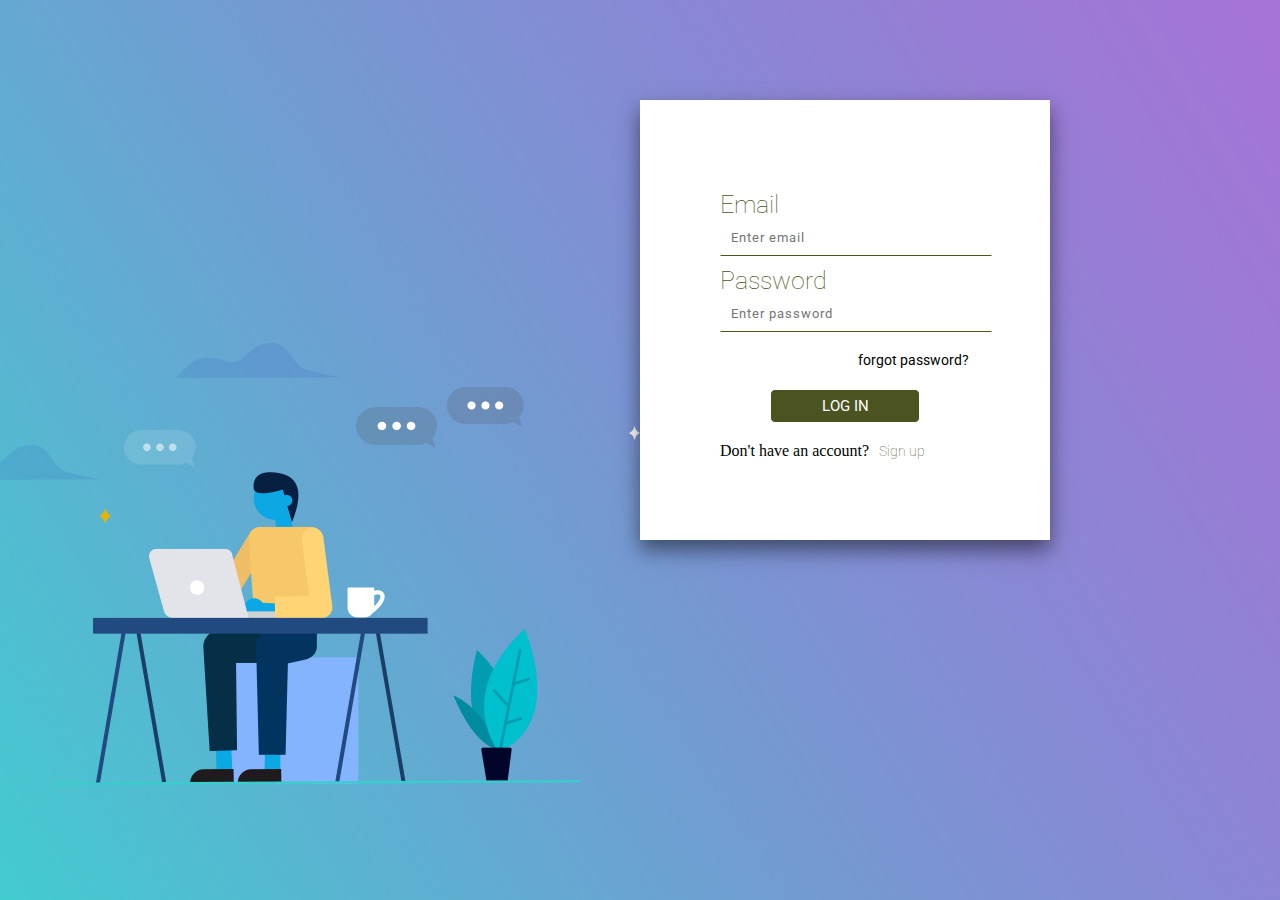
<file: index.html>
<!DOCTYPE html>
<html lang="en">
<head>
  <meta charset="UTF-8">
  <meta name="viewport" content="width=device-width, initial-scale=1.0">
  <meta http-equiv="X-UA-Compatible" content="ie=edge">
  <link rel="stylesheet" href="teamsmokey.css" type="text/css">
  <link href="https://fonts.googleapis.com/css?family=Roboto&display=swap" rel="stylesheet">
  <title>Login page</title>
</head>
<body>
<div id="myform">
	  <form action="#">
		    <p><span>Email</span> <br>
		    <input class="email" type="email" name="email" placeholder="Enter email" required><br></p>
		    <p><span>Password</span> <br>
		    <input class="password" type="password" placeholder="Enter password" minlength="4" required><br></p>
		    <a href="#" class="forg">forgot password?</a><br>
		    <button class="btn">LOG IN</button><br>
		 	<p>Don't have an account?<a href="teamsmokeysignup.html" class="reg">Sign up</a></p>
	  </form>
  </div>

</body>
</html>
</file>
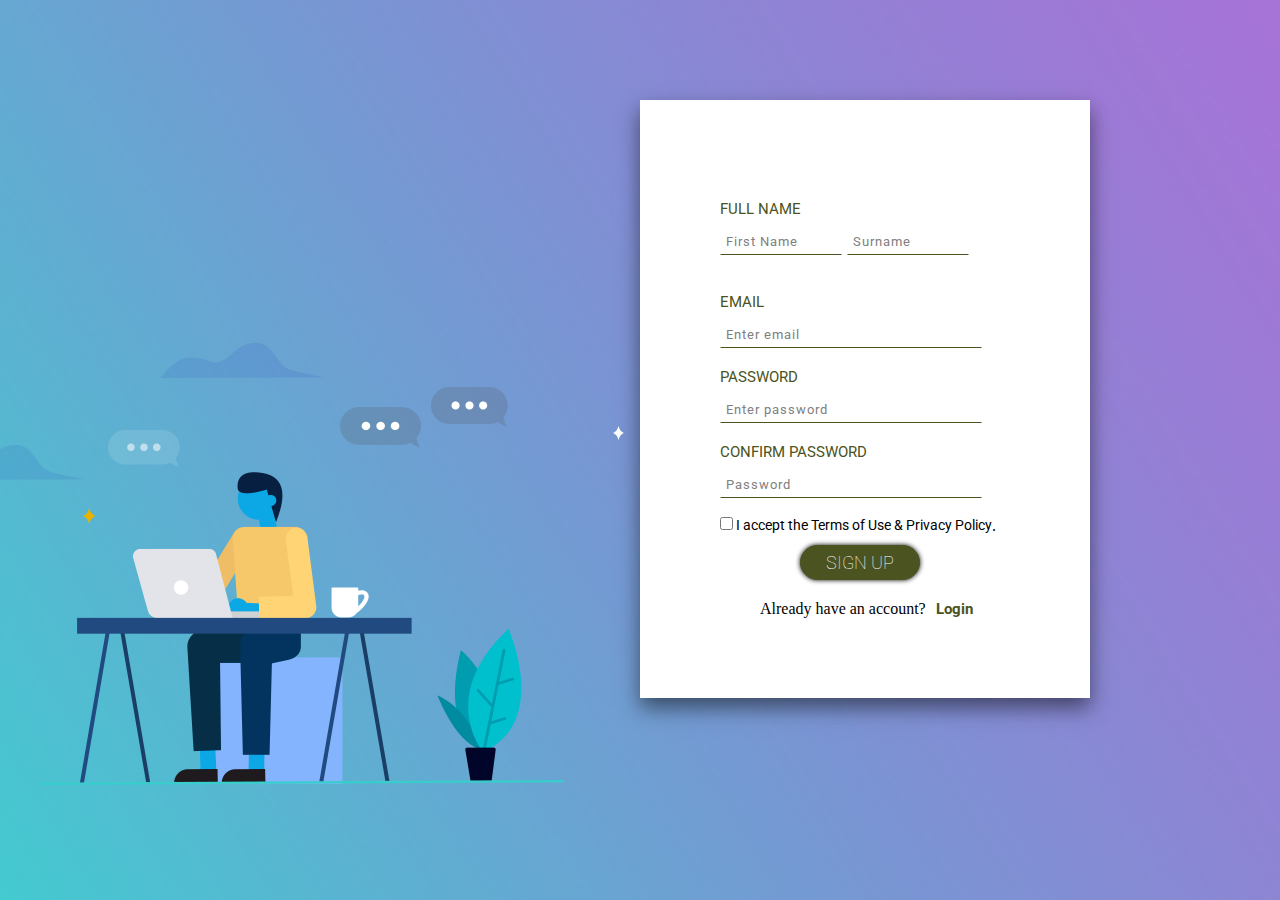
<file: teamsmokeysignup.html>
<!DOCTYPE html>
<html lang="en">
<head>
  <meta charset="UTF-8">
  <meta name="viewport" content="width=device-width, initial-scale=1.0">
  <meta http-equiv="X-UA-Compatible" content="ie=edge">
  <link rel="stylesheet" href="teamsmokeysignup.css" type="text/css">
  <link href="https://fonts.googleapis.com/css?family=Roboto&display=swap" rel="stylesheet">
  <title>Signup page</title>
</head>
  
<body>

<div id="mymodal" class="modal">
    <div class="modal-content">
      <span class="close-button">&times;</span>
      <h1>The Firstname, Surname, and Password must exceed 4 characters</h1>
    </div>
  </div>
  <div id="mymodal2" class="modal">
    <div class="modal-content">
      <span class="close-button2">&times;</span>
      <h1>Congratulations. You can now <a href="index.html">login</a> with your details</h1>
    </div>
  </div>

  <div id="myform">
    <form action="#" id="valid_psswd"  onsubmit ="validate()">
       <p> <span>Full Name</span> <br>
        <input class="firname" type="text" placeholder="First Name" id="fir_name" required><input class="surname" type="text" placeholder="Surname"id="sur_name" required><br> <br></p>
        <p><span>Email</span> <br>
        <input class="email" type="email" placeholder="Enter email" required><br></p>
        <p><span>Password</span> <br>
        <input class="password" type="password" id="psswd" placeholder="Enter password" required><br></p>
        <p><span>Confirm password</span> <br>
        <input class="conpassword" type="password" id="conf_psswd" placeholder="Password" required><br></p>
        
        <p class="use"><input type="checkbox" required>I accept the Terms of Use & Privacy Policy</p>.
        <button class="button">SIGN UP</button><br>
        <p class="have">Already have an account?<a href="index.html" class="reg">Login</a></p> 
    </form>
  </div>




  <script type="text/javascript" src="smokey.js"></script>
</body>
</html>
</file>
<file: teamsmokey.css>
*{
margin:0;
padding:0;
  }
html {
  width: 100%;
    height: 100%;
    background-image: url("background.jpg");
    background-size: cover;
    background-repeat: no-repeat;
background-position:40% 40%;
}
/*body{
  display:inline-block;
  position:relative;
  background-image:linear-gradient(200deg, rgb(138,43,226),rgb(63,224,208));
  background-repeat: no-repeat;
  height:900px;
}*/
#myform {
margin-left:50%;
margin-top: 100px;
  padding:80px;
  background-color:white;
  width:250px;
  box-shadow: 0 10px 20px rgba(0,0,0,0.5);
  justify-content: center;
}
input[type="email"], input[type="password"] {
 border: 1px solid white;
 background-color: transparent;
 border-bottom: 1px solid rgb(75,83,32);
font-family:'Roboto', sans-serif;
 padding:10px;
 width: 250px;
letter-spacing: 1px;
}
span {
display: inline-block;
font-size:25px;
  font-family:'Roboto', sans-serif;
  color:rgb(75,83,32);
  font-weight: lighter;
margin-top:10px;
}
.reg {
  display:inline-block;
  position: relative;
  text-decoration: none;
  font-size: 14px;
  font-family:'Roboto', sans-serif;
  color:rgb(75,83,32);
  font-weight: lighter;
margin-left: 10px;
margin-top: 20px;
}
.forg{
  display:inline-block;
  position: relative;
  text-decoration: none;
  left:55%;
  margin-top:20px;
  font-family:'Roboto', sans-serif;
  font-size: 14px;
  color:black;
}

.forg:hover {
	color: rgb(165,115,213);
}
.btn {
   padding:7px;
  width:150px;
  background-color:rgb(75,83,32);
  border: 1px solid white;
  font-family:'Roboto', sans-serif;
  color:white;
  font-size: 15px;
  margin-left: 50px;
margin-top: 20px;
  border-radius: 5px;
outline: none;
  cursor: pointer;
}

.btn:hover {
	background-color: rgb(165,115,213);
}

@media only screen and (max-width: 600px){
	#myform {
		margin-left:auto;
		margin-right: auto;
		width: 250px;
		padding:40px;
		margin-top: 100px;
		/*margin-right: auto;*/
		/*margin-top: auto;
		margin-bottom: auto;*/
		/*text-align: center;*/
		/*left: 25%;*/
		/*bottom: auto;*/
	}
	input[type="email"], input[type="password"] {
 border: 1px solid white;
 background-color: transparent;
 border-bottom: 1px solid rgb(75,83,32);
 padding:5px;
 width: 250px;
}
span {
  font-size:20px;
  }
  .forg{
  font-size: 12px;
}

.btn {
	margin-left: 40px;
}
}
</file>
<file: teamsmokeysignup.css>
*{
  margin:0;
  padding:0;
}
html{
  background:url(background.jpg) no-repeat center center fixed;
 	-webkit-background-size: cover;
 	-moz-background-size: cover;
 	-o-background-size: cover;
 	/*background-size: 100% 100%;*/
 	background-size: cover;
height: 100vh;
 
 	
}#myform {
  padding:80px;
  margin-left: 50%;
  background-color: white;
  width:290px;
  justify-content: center;
  margin-top:100px;
  box-shadow: 0 10px 20px rgba(0,0,0,0.5);
  
}
input[type="email"], input[type="password"], .firname, .surname{
 border: 1px solid white;
 background-color: transparent;
 border-bottom: 1px solid rgb(75,83,32);
font-family:'Roboto', sans-serif;
 padding:5px;
 width: 110px;
letter-spacing: 1px;
}

.surname{
margin-left:5px;
}
input[type="email"], input[type="password"] {
	width: 250px;
}
span {
  display:inline-block;
  font-size:15px;
  margin-top:20px;
padding-bottom:10px;
  font-family:'Roboto', sans-serif;
  color:rgb(75,83,32);
  font-weight:normal;
  text-transform: uppercase;
}
.button {
   padding:6px;
  width:120px;
  background-color:rgb(75,83,32);
  border: 1px solid rgb(75,83,32);
  font-family: 'Roboto', sans-serif;
  color:white;
  font-size: 18px;
  font-weight: lighter;
  margin-left: 80px;
margin-top:10px;
  box-shadow: 0 0 5px rgba(0,0,0,2);
  border-radius: 20px;
outline: none;
  cursor: pointer;
}
.button:hover {
	background-color: rgb(165,115,213);
}
.reg {
  display:inline-block;
  position: relative;
  text-decoration: none;
  font-size: 15px;
  font-family:'Roboto', sans-serif;
  color:rgb(75,83,32);
  font-weight: bold;
  margin-left: 10px;
margin-top:20px;

}
.reg:hover {
	color: rgb(165,115,213);
}

.have {
	margin-left:40px;
}
.use{
  font-size: 14px;
  font-family: 'Roboto', sans-serif;
  position: relative;
  display: inline-block;
  bottom:1px;
margin-top:20px;
}

input[type="checkbox"] {
	margin-right:3px;
} 
::placeholder {
  color:grey;
  opacity: 1;
}

.modal {
  /*position: fixed;
  left: 0;
  top: 0;
  width: 100%;
  height: 100%;
  background-color: rgba(0,0,0,0.5);
  opacity: 0;
  visibility: hidden;
  transform: scale(1.1);
  transition: visibility 0s linear 0.25s, opacity 0.25s 0s, transform 0.25s;*/
  display: none;
  position: fixed;
  z-index: 1;
  left: 0;
  top: 0;
  width: 100%;
  height:100%;
  background-color: rgb(0,0,0);
  background-color: rgba(0,0,0,0.5);
  transform: scale(1.1);
  transition: visibility 0s linear 0.25s, opacity 0.25s 0s, transform 0.25s;
  /*opacity: 5;*/

}

.modal-content {
  position: absolute;
  top: 50%;
  left: 50%;
  transform: translate(-50%, -50%);
  background-color: white;
  padding: 1rem 1.5rem;
  width: 24rem;
  border-radius: 0.5rem;

  /*background-color: #fefefe;
  margin: 15% auto;
  padding: 20px;
  border: 1px solid #888;
  width: 80%;*/
}

.close-button {
  float: right;
  width: 1.5rem;
  line-height: 1.5rem;
  text-align: center;
  cursor: pointer;
  border-radius: 0.25rem;
  background-color: lightgrey;
  
  /*color: #aaa;
  float: right;
  font-size: 28px;
  font-weight: bolder;*/
}

.close-button:hover {
  background-color: darkgrey;
  cursor: pointer;
}

.close-button2 {
  float: right;
  width: 1.5rem;
  line-height: 1.5rem;
  text-align: center;
  cursor: pointer;
  border-radius: 0.25rem;
  background-color: lightgrey;
  
  /*color: #aaa;
  float: right;
  font-size: 28px;
  font-weight: bolder;*/
}
.close-button2:hover {
  background-color: darkgrey;
  cursor: pointer;
}

@media only screen and (max-width: 600px){
	#myform {
		margin-left:auto;
		margin-right: auto;
		width: 290px;
		padding:40px;
		margin-top: 10px;
	}
.firname, .surname{
	width: 110px;
}
	
span {

  font-size:13px;
padding-top:10px;
padding-bottom:10px;

}
input[type="email"], input[type="password"]{

 width: 250px;
}
.button {
  padding:5px;
  font-size: 18px;
  margin-left: 80px;
  width: 100px;
 
}
.reg {
  font-size: 14px;
  color:rgb(75,83,32);
  font-weight: bold;
  left:5px;
}

p {
	font-size: 14px;
}

}
</file>
